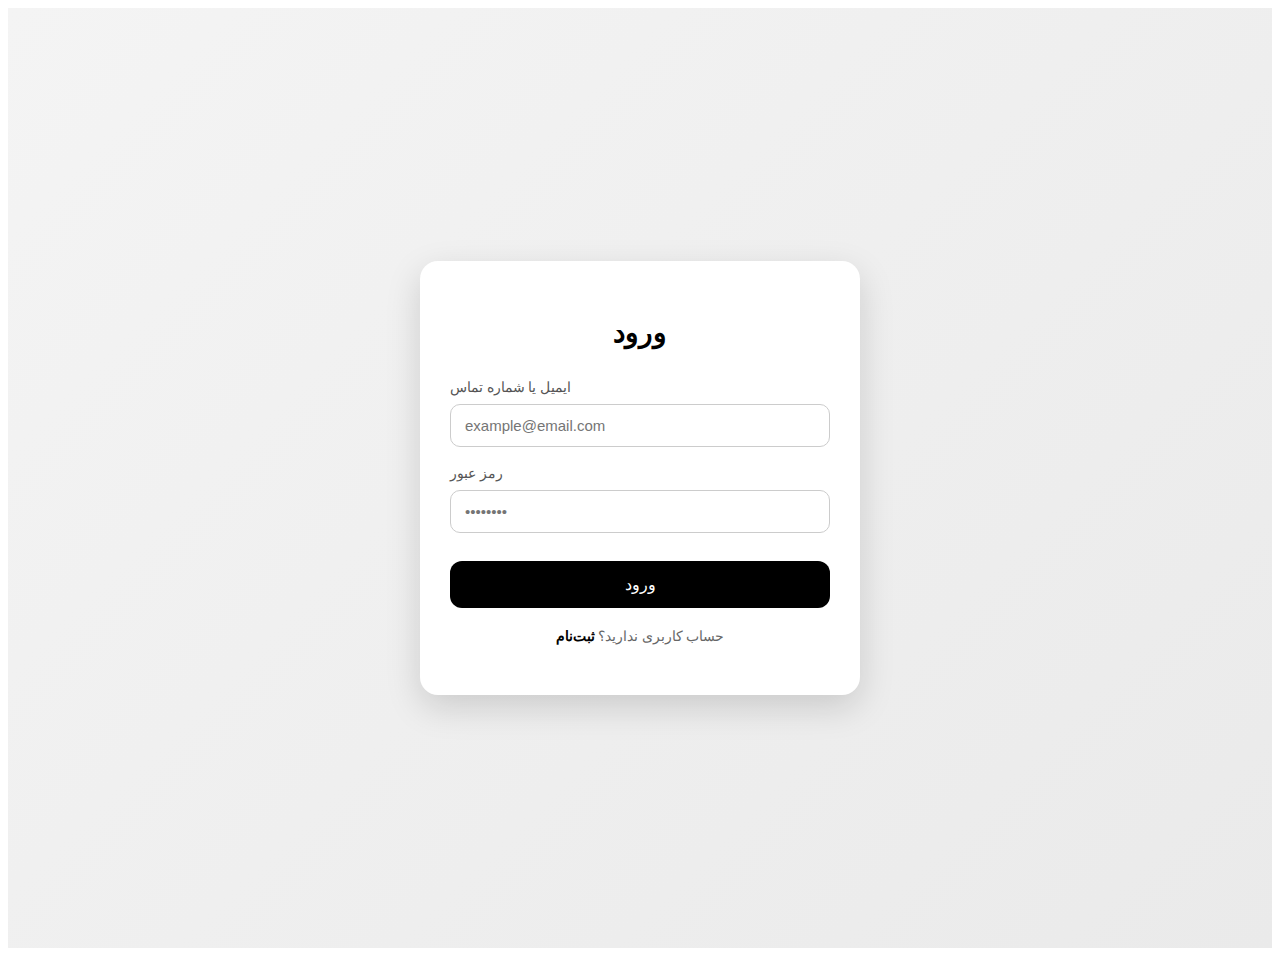
<file: login.html>
<!DOCTYPE html>
<html lang="fa">
<head>
  <meta charset="UTF-8">
  <title>ورود</title>
  <meta name="viewport" content="width=device-width, initial-scale=1.0">
  <link rel="stylesheet" href="css/login.css">
</head>
<body>

<main class="login-wrapper fade-up">

  <form class="login-box">
    <h1>ورود</h1>

    <div class="form-group">
      <label>ایمیل یا شماره تماس</label>
      <input type="text" placeholder="example@email.com">
    </div>

    <div class="form-group">
      <label>رمز عبور</label>
      <input type="password" placeholder="••••••••">
    </div>

    <button type="button" class="login-btn">
      ورود
    </button>

    <p class="login-footer">
      حساب کاربری ندارید؟
      <a href="#">ثبت‌نام</a>
    </p>
  </form>

</main>

</body>
</html>
</file>
<file: css/login.css>
/* ================= LOGIN ONLY ================= */

.login-wrapper {
    min-height: 100vh;
    background: linear-gradient(135deg, #f4f4f4, #eaeaea);
    display: flex;
    justify-content: center;
    align-items: center;
    padding: 20px;
}

.login-box {
    width: 100%;
    max-width: 380px;
    background: #fff;
    padding: 36px 30px;
    border-radius: 18px;
    box-shadow: 0 12px 35px rgba(0,0,0,0.15);
}

.login-box h1 {
    text-align: center;
    margin-bottom: 30px;
    font-size: 28px;
}

/* Form */
.form-group {
    display: flex;
    flex-direction: column;
    margin-bottom: 18px;
}

.form-group label {
    margin-bottom: 8px;
    font-size: 14px;
    color: #555;
}

.form-group input {
    padding: 12px 14px;
    border-radius: 10px;
    border: 1px solid #ccc;
    font-size: 15px;
    transition: border-color 0.3s, box-shadow 0.3s;
}

.form-group input:focus {
    outline: none;
    border-color: #000;
    box-shadow: 0 0 0 2px rgba(0,0,0,0.08);
}

/* Button */
.login-btn {
    width: 100%;
    padding: 14px;
    margin-top: 10px;
    border: none;
    border-radius: 12px;
    background: #000;
    color: #fff;
    font-size: 16px;
    cursor: pointer;
    transition: background 0.3s, transform 0.2s;
}

.login-btn:hover {
    background: #222;
    transform: translateY(-2px);
}

/* Footer */
.login-footer {
    text-align: center;
    margin-top: 20px;
    font-size: 14px;
    color: #666;
}

.login-footer a {
    color: #000;
    text-decoration: none;
    font-weight: bold;
}

/* ================= RESPONSIVE ================= */

@media (max-width: 480px) {
    .login-box {
        padding: 28px 20px;
    }

    .login-box h1 {
        font-size: 24px;
    }
}
</file>
